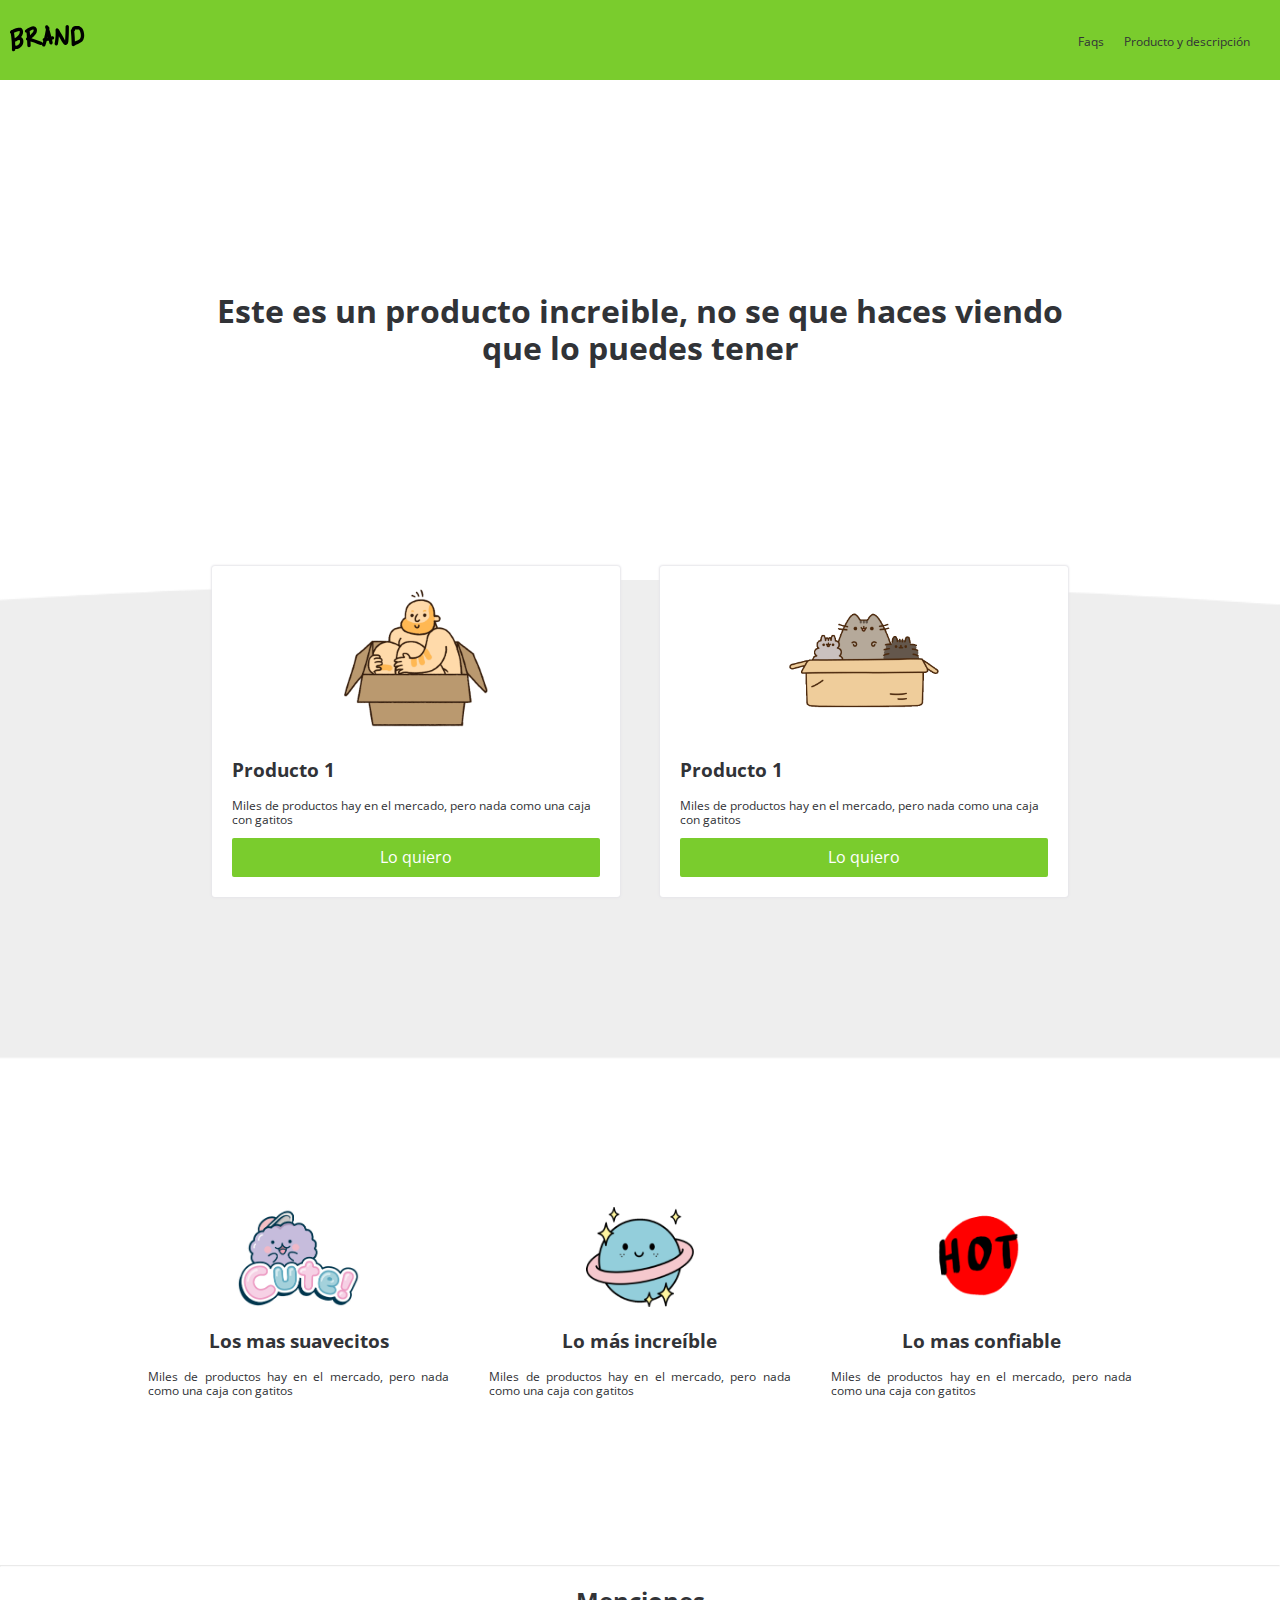
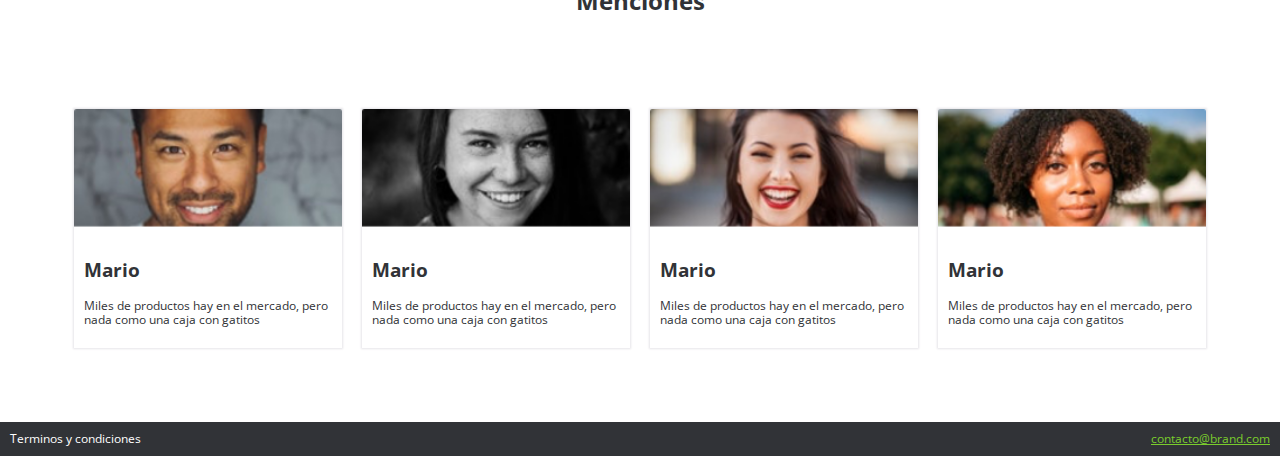
<file: index.html>
<!DOCTYPE html>
<html lang="en">
  <head>
    <meta charset="utf-8">
    <meta name="description" content="Este es un sitio de producto genial">
    <!-- Aqui podemos poner algún framework -->
    
    <!-- Aqui podemos poner algún framework -->
    <link rel="stylesheet" href="css/normalize.css">
    <link rel="stylesheet" href="css/estilos.css">
    <link rel="stylesheet" href="css/mobile.css">
    <link rel="stylesheet" href="css/animations.css">
    <title>BRAND📦</title>

  </head> <!-- Cierra head -->
  <body>
    <nav class="fadeInDown">
      <a href="#"><img src="images/logo.png" alt=""></a>
      <ul>
        <li>
          <a href="#">Faqs</a></li>
        <li>
          <a href="producto.html">Producto y descripción</a></li>
      </ul>
    </nav>
    <h1 class="main_section fadeIn">
      Este es un producto increible, no se que haces viendo que lo puedes tener
    </h1>
    <!-- Inicio productos -->
    <div class="products">
      <div class="product fadeInUp">
        <div class="content">
          <div class="image-product">
            <img src="images/box1.png" alt="">
          </div>
          <h3>Producto 1</h3>
          <p>Miles de productos hay en el mercado, pero nada como una caja con gatitos</p>
          <a href="venta.html">
            <button class="main_btn" >
              Lo quiero
            </button>
          </a>  
        </div>
      </div>
      <div class="product fadeInUp">
        <div class="content">
          <div class="image-product">
            <img src="images/box2.png" alt="">
          </div>
          <h3>Producto 1</h3>
          <p>Miles de productos hay en el mercado, pero nada como una caja con gatitos</p>
          <a href="venta.html">
            <button class="main_btn" >
              Lo quiero
            </button>
          </a>  
        </div>
      </div>
    </div>
    <!-- Fin productos -->
    <!-- Inicia beneficios -->
    <div class="beneficios">
      <div class="beneficio">
        <div class="content_beneficio">
          <img src="images/b1.png" alt="">
          <h3>Los mas suavecitos</h3>
          <p class="text_beneficio">
            Miles de productos hay en el mercado, pero nada como una caja con gatitos
          </p>
        </div>
      </div>
      <div class="beneficio">
        <div class="content_beneficio">
          <img src="images/b2.png" alt="">
          <h3>Lo más increíble</h3>
          <p class="text_beneficio">
            Miles de productos hay en el mercado, pero nada como una caja con gatitos
          </p>
        </div>
      </div>
      <div class="beneficio">
        <div class="content_beneficio">
          <img src="images/b3.png" alt="">
          <h3>Lo mas confiable</h3>
          <p class="text_beneficio">
            Miles de productos hay en el mercado, pero nada como una caja con gatitos
          </p>
        </div>
      </div>
    </div>
    <!-- Fin beneficios -->
    <hr>
    <!-- Inicia menciones -->
    <h2 class="mention_title">Menciones</h2>
    <div class="mentions">
      <div class="mention">
        <div class="content_mention">
          <img src="images/p1.png" alt="">
          <div class="text">
            <h3>Mario</h3>
            <p>Miles de productos hay en el mercado, pero nada como una caja con gatitos</p>
          </div>
        </div>
      </div>
      <div class="mention">
        <div class="content_mention">
          <img src="images/p2.png" alt="">
          <div class="text">
            <h3>Mario</h3>
            <p>Miles de productos hay en el mercado, pero nada como una caja con gatitos</p>
          </div>
        </div>
      </div>
      <div class="mention">
        <div class="content_mention">
          <img src="images/p3.png" alt="">
          <div class="text">
            <h3>Mario</h3>
            <p>Miles de productos hay en el mercado, pero nada como una caja con gatitos</p>
          </div>
        </div>
      </div>
      <div class="mention">
        <div class="content_mention">
          <img src="images/p4.png" alt="">
          <div class="text">
            <h3>Mario</h3>
            <p>Miles de productos hay en el mercado, pero nada como una caja con gatitos</p>
          </div>
        </div>
      </div>
    </div>
    <!-- Fin de menciones -->
    <!-- Inicio de footer -->
    <footer>
      <div class="option">Terminos y condiciones</div>
      <div class="option contact"> <a href="mailto:contacto@brand.com">contacto@brand.com</a> </div>
    </footer>
    <!-- Fin de Footer -->

    <!-- Script -->
    <script src="scripts/script.js"></script>
  </body> <!-- Cierra body -->
</html> <!-- Cierra html -->
</file>
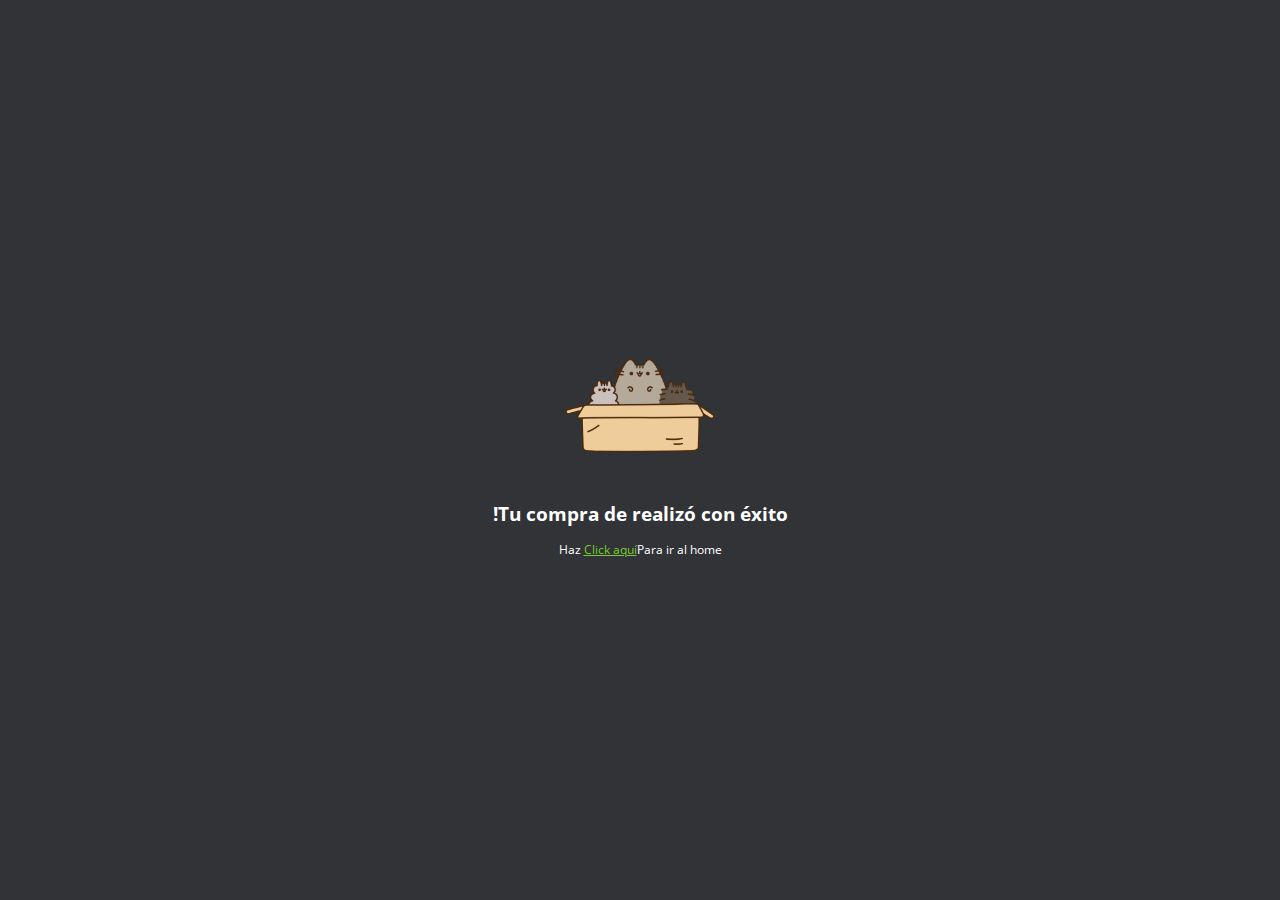
<file: exito.html>
<!DOCTYPE html>
<html lang="es">
<head>
    <meta charset="UTF-8">
    <meta name="viewport" content="width=device-width, initial-scale=1.0">
    <link rel="stylesheet" href="css/normalize.css">
    <link rel="stylesheet" href="css/estilos.css">
    <link rel="stylesheet" href="css/animations.css">
   <link rel="stylesheet" href="css/paypal.css">
    <title>Exito</title>
</head>
<body>
    <div class="content_paypal">
        <img src="images/box2.png" alt="">
        <h3>!Tu compra de realizó con éxito</h3>
        <p>Haz <a href="index.html">Click aquí</a>Para ir al home</p>
    </div>
    
</body>
</html>
</file>
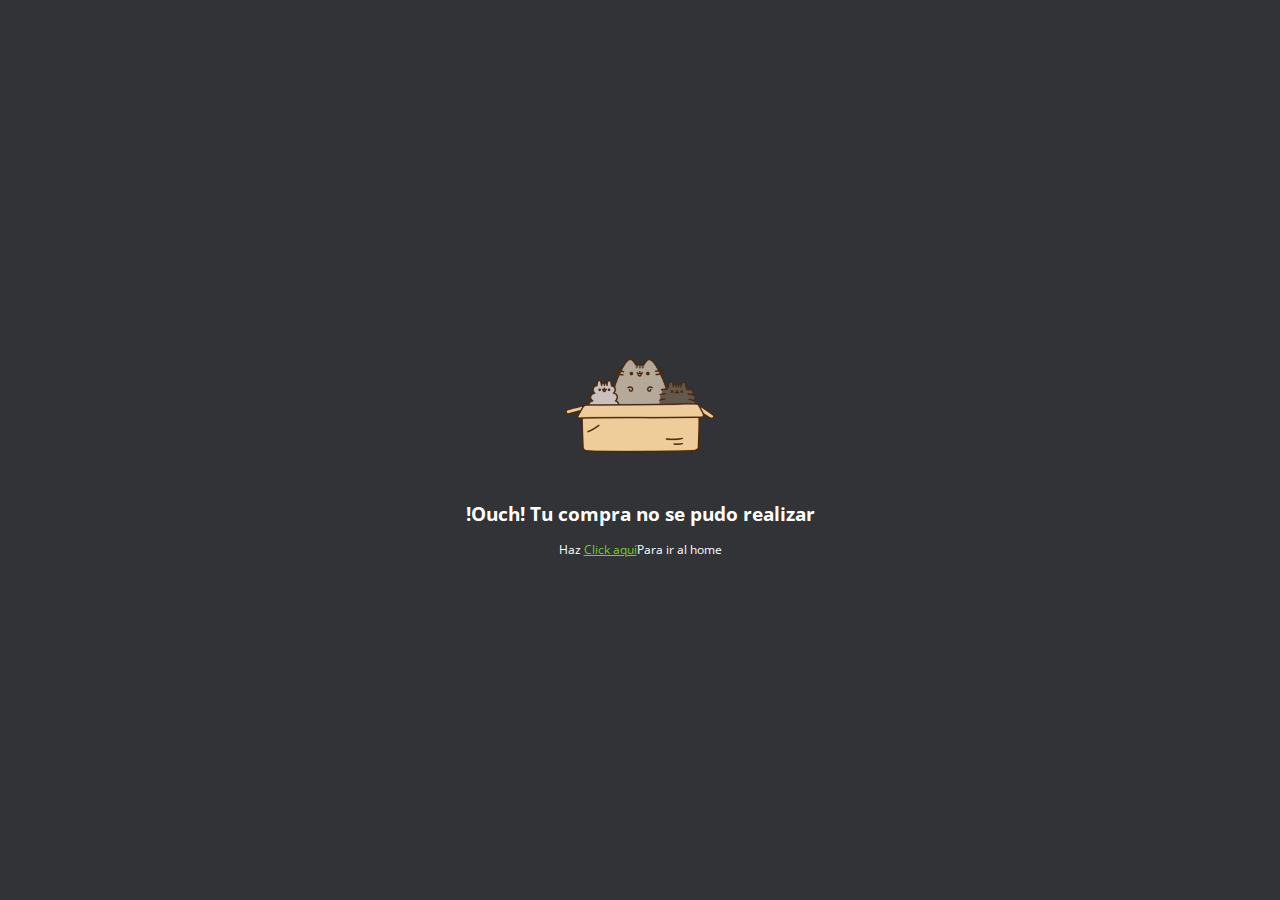
<file: falla.html>
<!DOCTYPE html>
<html lang="es">
<head>
    <meta charset="UTF-8">
    <meta name="viewport" content="width=device-width, initial-scale=1.0">
    <link rel="stylesheet" href="css/normalize.css">
    <link rel="stylesheet" href="css/estilos.css">
    <link rel="stylesheet" href="css/animations.css">
   <link rel="stylesheet" href="css/paypal.css">
    <title>Exito</title>
</head>
<body>
    <div class="content_paypal">
        <img src="images/box2.png" alt="">
        <h3>!Ouch! Tu compra no se pudo realizar</h3>
        <p>Haz <a href="index.html">Click aquí</a>Para ir al home</p>
    </div>
    
</body>
</html>
</file>
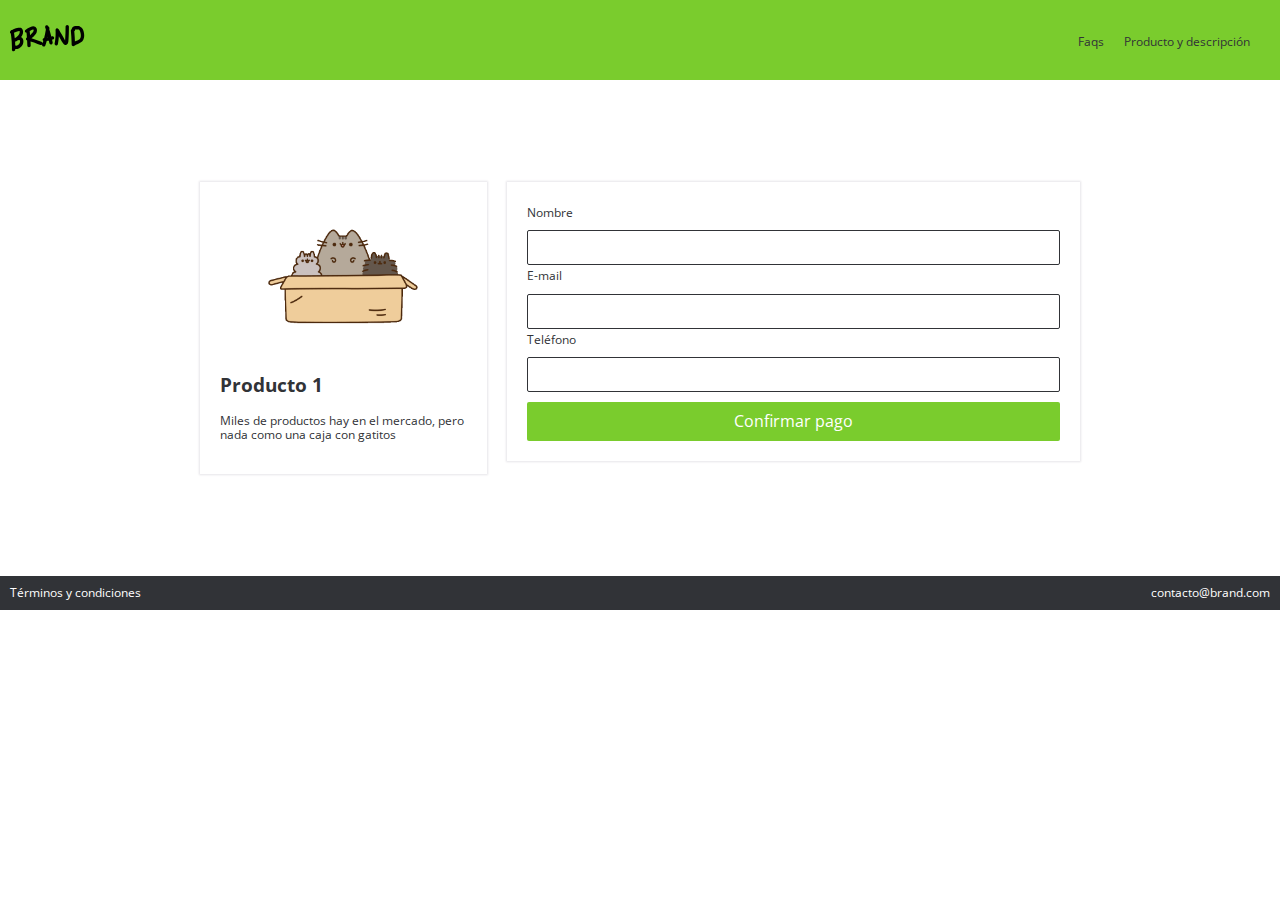
<file: venta.html>
<!DOCTYPE html>
<html lang="en">
  <head>
    <meta charset="utf-8">
    <meta name="description" content="Este es un sitio de producto genial">
    <link rel="stylesheet" href="css/normalize.css">
    <link rel="stylesheet" href="css/estilos.css">
    <link rel="stylesheet" href="css/animations.css">
    <link rel="stylesheet" href="css/grid.css">
    <title>BRAND📦</title>

  </head> <!-- Cierra head -->
  <body>
    <nav>
      <a href="index.html"><img src="images/logo.png" alt=""></a>
      <ul>
        <li>
          <a href="faqs.html">Faqs</a></li>
        <li>
          <a href="#">Producto y descripción</a></li>
      </ul>
    </nav>

    <!-- Empiezan Formulario Venta -->
    <br>
    <br>
    <br>
    <br>
    <br>
    <div class="container">

      <div class="row">
        <div class="col-4">
          <div class="modulo_pago">
            <div class="modulo_pago_images">
              <img src="images/box2.png" alt="">
            </div>
            <h3>
              Producto 1
            </h3>
            <p>
              Miles de productos hay en el mercado, pero nada como una caja con gatitos
            </p>
          </div>
        </div>
        <div class="col-8">
          <div class="modulo_pago">
              <form action="" method="post">
                <label for="name">Nombre</label>
                <br>
                <input type="text" placeholder="" name="name" class="data">
                <br>
                <label for="email">E-mail</label>
                <br>
                <input type="text" placeholder="" name="email" class="data">
                <br>
                <label for="phone">Teléfono</label>
                <br>
                <input type="text" placeholder="" name="phone" class="data">
                <br>
                <input type="submit"  class="main_btn" name="submit" value="Confirmar pago">
              </form>
          </div>
        </div>
      </div>

    </div>
    <br>
    <br>
    <br>
    <br>
    <br>


    <!-- Empiezan Formulario beneficios -->

    <!-- Inicio de footer -->
    <footer>
      <div class="option">Términos y condiciones</div>
      <div class="option">contacto@brand.com</div>
    </footer>
    <!-- Fin de Footer -->

    <!-- Script -->
    <script src="scripts/script.js"></script>
  </body> <!-- Cierra body -->
</html> <!-- Cierra html -->
</file>
<file: css/estilos.css>
/*
#  ·················
#  ··_______________
#  ·/·___/·___/·___/
#  /·/__(__··|__··)·
#  \___/____/____/··
#  ·················
*/
@import url('https://fonts.googleapis.com/css?family=Open+Sans:400,700');
/*------ Variables */
:root{
  /*------ Colores */
  --green-color: #7ACC2D;
  --black-color: #313337;
  --white-color: white;
  /*------ Tipografía */
  --normal:12px;
  /*------ Espaciado */
  --space:10px;
  --space-2:20px;
  /*------ Box shadow*/
  --box:0px 0 2px 1px #e6e5e9;
}

/* -------------------------------------------  */
html, body{
  margin:0;
  padding: 0;
  font-family: 'Open Sans', sans-serif;
  color: var(--black-color);
}

p, label{
  font-size: var(--normal);
}




nav{
  display: flex;
  justify-content: space-between;
  align-items: center;
  padding: var(--space);
  min-height: 60px;
  background-color: var(--green-color);
}

nav a{
  text-decoration: none;
  color: var(--black-color);
  font-size: var(--normal);
}

nav a:hover{
  color: var(--white-color);
}

nav ul {
  display: flex;
}

nav ul li{
  padding-right: 20px;
  list-style: none;
}

hr{
  opacity: .2;
}

/* ------------------------------------------- MAIN SECTION */

.main_section{
  text-align: center;
  padding: 15%;
}

/* -------------------------------------------  PRODUCTOS */

.products{
  background-image: url("../images/curve.png");
  padding: 15%;
  background-position: center top;
  background-repeat: no-repeat;
  display: flex;
  height: 95px;
  background-size: cover;

}

.product{
  padding: 20px;
  margin-top: -226px;
}

.image-product{
  text-align: center;
}

.content{
  padding: 20px;
  background: var(--white-color);
  border-radius: 3px;
  box-shadow: 0px 0 2px 1px #e6e5e9;
}

.main_btn{
  padding: var(--space);
  background-color: var(--green-color);
  width: 100%;
  border: 0px;
  border-radius: 2px;
  cursor: pointer;
  color: var(--white-color);
}
.main_btn:hover{
  background-color: #63a426;
}

/* Beneficios */
.beneficios{
  padding: 10%;
  display: flex;
}

.beneficio{
  text-align: center;
  padding: 20px;
}

.beneficio img{
  max-height: 100px
}

.text_beneficio{
  text-align: justify;
}

/* Mentions */
.mentions{
  display: flex;
  padding: 5%;
}
.mention img{
  width: 100%;
}
h2.mention_title{
  text-align: center;
}
.mention{
  padding: var(--space);
}
.content_mention{
  box-shadow: 0px 0 2px 1px #e6e5e9;
}
.mention .text{
  padding: var(--space);
}
/* ------------------------------------------- Venta */

.modulo_pago{
background-color:var(--white-color);
box-shadow: var(--box);
padding:var(--space-2);
}

.modulo_pago_images{
  max-width: 150px;
  text-align: center;
  width: 100%;
  margin:auto;
}

.data{
  margin-top: var(--space);
  width: 100%;
  height: 35px;
  border-radius: 2px;
  border: 1px solid var(--black-color);
  box-sizing: border-box;
}
.modulo_pago .main_btn{
  margin-top: 10px;
  

}

/* ------------------------------------------- Footer */
footer{
  display: flex;
  justify-content: space-between;
  font-size: var(--normal);
  background-color: var(--black-color);
  padding: var(--space);
  color: var(--white-color);

}
.contact a{
  color: var(--green-color);
  a
}
</file>
<file: css/mobile.css>
/*
#  ····················__····_·__···
#  ···____·___··____··/·/_··(_)·/__·
#  ··/·__·`__·\/·__·\/·__·\/·/·/·_·\
#  ·/·/·/·/·/·/·/_/·/·/_/·/·/·/··__/
#  /_/·/_/·/_/\____/_.___/_/_/\___/·
#  ································· */

@media (max-width: 650px) {

  .main_section{
    padding: 5%;
  }
  .products{
    display: block;
    height: auto;
    padding: 5%;
  }
  .product{
    margin-top: auto;
  }
  .beneficios{
    display: initial;
  }
  .mentions{
    display: initial;
  }
}
</file>
<file: css/animations.css>
/*
#  ···············_·················__··_·················
#  ··____·_____··(_)___·___··____·_/·/_(_)___··____··_____
#  ·/·__·`/·__·\/·/·__·`__·\/·__·`/·__/·/·__·\/·__·\/·___/
#  /·/_/·/·/·/·/·/·/·/·/·/·/·/_/·/·/_/·/·/_/·/·/·/·(__··)·
#  \__,_/_/·/_/_/_/·/_/·/_/\__,_/\__/_/\____/_/·/_/____/··
#  ·······················································
*/
/* https://daneden.github.io/animate.css/ */

.fadeIn{
  -webkit-animation-duration: 4s;
  animation-duration: 4s;
  -webkit-animation-fill-mode: both;
  animation-fill-mode: both;
  -webkit-animation-name: fadeIn;
  animation-name: fadeIn;
}

@keyframes fadeIn{
  from{
    opacity: 0;
  }
  to{
    opacity: 1;
  }
}

.fadeInDown{
  -webkit-animation-duration: 1s;
  animation-duration: 1s;
  -webkit-animation-fill-mode: both;
  animation-fill-mode: both;
  -webkit-animation-name: fadeInDown;
  animation-name: fadeInDown;
}

@-webkit-keyframes fadeInDown {
  from {
    opacity: 0;
    -webkit-transform: translate3d(0, -100%, 0);
    transform: translate3d(0, -100%, 0);
  }

  to {
    opacity: 1;
    -webkit-transform: translate3d(0, 0, 0);
    transform: translate3d(0, 0, 0);
  }
}

@keyframes fadeInDown {
  from {
    opacity: 0;
    -webkit-transform: translate3d(0, -100%, 0);
    transform: translate3d(0, -100%, 0);
  }

  to {
    opacity: 1;
    -webkit-transform: translate3d(0, 0, 0);
    transform: translate3d(0, 0, 0);
  }
}



.fadeInUp {
  -webkit-animation-duration: 1s;
  animation-duration: 1s;
  -webkit-animation-fill-mode: both;
  animation-fill-mode: both;
  -webkit-animation-name: fadeInUp;
  animation-name: fadeInUp;
}

@-webkit-keyframes fadeInUp {
  from {
    opacity: 0;
    -webkit-transform: translate3d(0, 100%, 0);
    transform: translate3d(0, 100%, 0);
  }

  to {
    opacity: 1;
    -webkit-transform: translate3d(0, 0, 0);
    transform: translate3d(0, 0, 0);
  }
}

@keyframes fadeInUp {
  from {
    opacity: 0;
    -webkit-transform: translate3d(0, 100%, 0);
    transform: translate3d(0, 100%, 0);
  }

  to {
    opacity: 1;
    -webkit-transform: translate3d(0, 0, 0);
    transform: translate3d(0, 0, 0);
  }
}
</file>
<file: css/paypal.css>
body{
    background-color: var(--black-color);
    text-align: center;
    color: var(--white-color);
    display: flex;
    justify-content: center;
    align-items: center;
    height: 100vh;
}
.content_paypal a{
    color: var(--green-color);
    
    
}
</file>
<file: css/grid.css>
.container{
  max-width: 900px;
  margin:auto;
}

/* Valor por columna = 8.3333333333 */

.row{
  display: flex;
}

.col-1{
  width: 8.3333333333%;
}
.col-2{
  width: 16.6666666666%;
}
.col-3{
  width: 24.9999999999%;
}
.col-4{
  width: 33.3333333332%;
}
.col-5{
  width: 41.6666666665%;
}
.col-6{
  width: 49.9999999998%;
}
.col-7{
  width: 58.3333333331%;
}
.col-8{
  width: 66.6666666664%;
}
.col-9{
  width: 74.9999999997%;
}
.col-10{
  width: 83.333333333%;
}
.col-11{
  width: 91.6666666663%;
}
.col-12{
  width: 100%;
}

.col-1,.col-2,.col-3,.col-4,.col-5,.col-6,.col-7,.col-8,.col-9,.col-10,.col-11,.col-12{
  padding: 10px;
}
.col-1 img,.col-2 img,.col-3 img,.col-4 img,.col-5 img,.col-6 img,.col-7 img,.col-8 img,.col-9 img,.col-10 img,.col-11 img,.col-12 img{
  width: 100%;
}

.no-desk{
  display: none;
}

@media (max-width:600px) {
  .container{
    padding: 30px;
  }
  .no-mobile{
    display: none
  }
  .no-desk{
    display: initial;
  }
  .row{
    display: inline;
    padding: 10px;
  }
  .col-1,.col-2,.col-3,.col-4,.col-5,.col-6,.col-7,.col-8,.col-9,.col-10,.col-11,.col-12{
    width: 100%;
    padding: 0px;
  }
}
</file>
